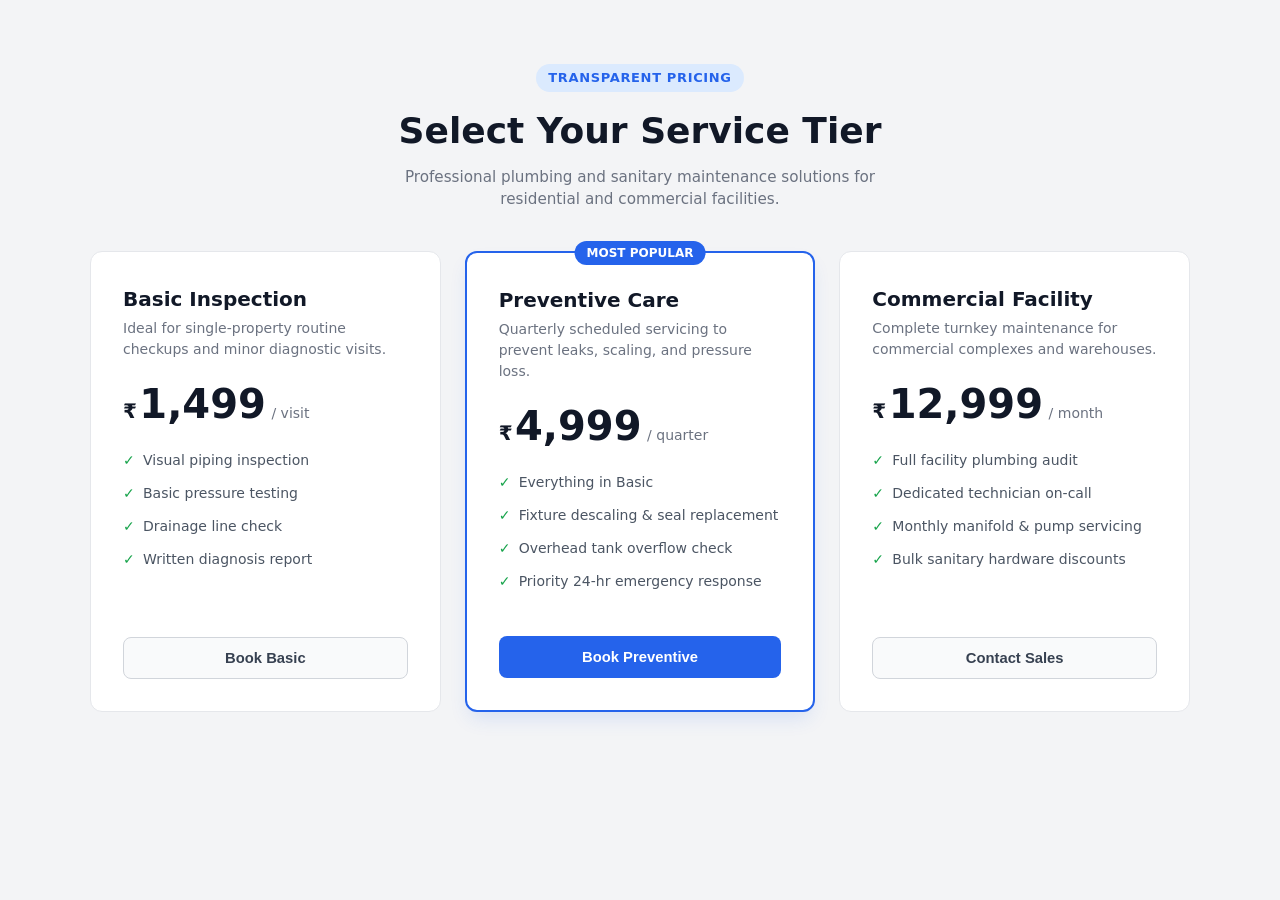
<file: p-card.html>
<!DOCTYPE html>
<html lang="en">
<head>
  <meta charset="UTF-8">
  <meta name="viewport" content="width=device-width, initial-scale=1.0">
  <title>Service Pricing Plans</title>
  <link rel="stylesheet" href="p-style.css">
</head>
<body>

  <main class="pricing-container">
    <header class="pricing-header">
      <span class="badge">Transparent Pricing</span>
      <h1>Select Your Service Tier</h1>
      <p>Professional plumbing and sanitary maintenance solutions for residential and commercial facilities.</p>
    </header>

    <section class="pricing-grid">
      <!-- Tier 1: Basic -->
      <article class="card">
        <div class="card-header">
          <h2>Basic Inspection</h2>
          <p class="description">Ideal for single-property routine checkups and minor diagnostic visits.</p>
          <div class="price">
            <span class="currency">₹</span>
            <span class="amount">1,499</span>
            <span class="period">/ visit</span>
          </div>
        </div>
        <ul class="features-list">
          <li>Visual piping inspection</li>
          <li>Basic pressure testing</li>
          <li>Drainage line check</li>
          <li>Written diagnosis report</li>
        </ul>
        <button class="btn btn-secondary" type="button">Book Basic</button>
      </article>

      <!-- Tier 2: Standard (Featured) -->
      <article class="card card-featured">
        <div class="featured-tag">Most Popular</div>
        <div class="card-header">
          <h2>Preventive Care</h2>
          <p class="description">Quarterly scheduled servicing to prevent leaks, scaling, and pressure loss.</p>
          <div class="price">
            <span class="currency">₹</span>
            <span class="amount">4,999</span>
            <span class="period">/ quarter</span>
          </div>
        </div>
        <ul class="features-list">
          <li>Everything in Basic</li>
          <li>Fixture descaling & seal replacement</li>
          <li>Overhead tank overflow check</li>
          <li>Priority 24-hr emergency response</li>
        </ul>
        <button class="btn btn-primary" type="button">Book Preventive</button>
      </article>

      <!-- Tier 3: Commercial / Enterprise -->
      <article class="card">
        <div class="card-header">
          <h2>Commercial Facility</h2>
          <p class="description">Complete turnkey maintenance for commercial complexes and warehouses.</p>
          <div class="price">
            <span class="currency">₹</span>
            <span class="amount">12,999</span>
            <span class="period">/ month</span>
          </div>
        </div>
        <ul class="features-list">
          <li>Full facility plumbing audit</li>
          <li>Dedicated technician on-call</li>
          <li>Monthly manifold & pump servicing</li>
          <li>Bulk sanitary hardware discounts</li>
        </ul>
        <button class="btn btn-secondary" type="button">Contact Sales</button>
      </article>
    </section>
  </main>

</body>
</html>
</file>
<file: p-style.css>
/* ==========================================================================
   1. CSS Reset & Base Setup
   ========================================================================== */
*, *::before, *::after {
  box-sizing: border-box;
  margin: 0;
  padding: 0;
}

body {
  font-family: system-ui, -apple-system, BlinkMacSystemFont, "Segoe UI", Roboto, sans-serif;
  line-height: 1.5;
  color: #1f2937;
  background-color: #f3f4f6;
  padding: 2.5rem 1rem;
}

/* ==========================================================================
   2. Page Container & Header (Mobile-First)
   ========================================================================== */
.pricing-container {
  max-width: 1100px;
  margin: 0 auto;
}

.pricing-header {
  text-align: center;
  margin-bottom: 2.5rem;
}

.pricing-header .badge {
  display: inline-block;
  font-size: 0.8125rem;
  font-weight: 600;
  text-transform: uppercase;
  letter-spacing: 0.05em;
  color: #2563eb;
  background-color: #dbeafe;
  padding: 0.25rem 0.75rem;
  border-radius: 9999px;
  margin-bottom: 0.75rem;
}

.pricing-header h1 {
  font-size: 1.875rem;
  font-weight: 800;
  color: #111827;
  margin-bottom: 0.5rem;
}

.pricing-header p {
  color: #6b7280;
  max-width: 550px;
  margin: 0 auto;
  font-size: 0.95rem;
}

/* ==========================================================================
   3. 2D Layout: CSS Grid (Auto-Responsive)
   ========================================================================== */
.pricing-grid {
  display: grid;
  /* 
     Mobile default: 1 column (< 620px).
     Tablet: automatically 2 columns (around 620px-900px).
     Desktop: automatically 3 columns (> 900px).
  */
  grid-template-columns: repeat(auto-fit, minmax(280px, 1fr));
  gap: 1.5rem;
  align-items: stretch; /* Ensures all cards match the height of the tallest card */
}

/* ==========================================================================
   4. 1D Alignment: Flexbox Inside the Card
   ========================================================================== */
.card {
  background: #ffffff;
  border-radius: 12px;
  border: 1px solid #e5e7eb;
  padding: 2rem;
  position: relative;
  
  /* Flexbox makes the card a 1D vertical column */
  display: flex;
  flex-direction: column;
  transition: transform 0.2s ease, box-shadow 0.2s ease;
}

.card:hover {
  transform: translateY(-4px);
  box-shadow: 0 12px 24px -10px rgba(0, 0, 0, 0.1);
}

/* Featured tier accent */
.card-featured {
  border: 2px solid #2563eb;
  box-shadow: 0 10px 20px -5px rgba(37, 99, 235, 0.15);
}

.featured-tag {
  position: absolute;
  top: -12px;
  left: 50%;
  transform: translateX(-50%);
  background-color: #2563eb;
  color: #ffffff;
  font-size: 0.75rem;
  font-weight: 700;
  text-transform: uppercase;
  padding: 0.2rem 0.75rem;
  border-radius: 9999px;
}

.card-header h2 {
  font-size: 1.25rem;
  font-weight: 700;
  color: #111827;
  margin-bottom: 0.25rem;
}

.card-header .description {
  color: #6b7280;
  font-size: 0.875rem;
  min-height: 2.6em; /* Helps align prices across cards with varying description lengths */
}

.price {
  margin: 1.5rem 0;
  display: flex;
  align-items: baseline;
  color: #111827;
}

.price .currency {
  font-size: 1.25rem;
  font-weight: 600;
}

.price .amount {
  font-size: 2.5rem;
  font-weight: 800;
  line-height: 1;
  margin-left: 0.15rem;
}

.price .period {
  color: #6b7280;
  font-size: 0.875rem;
  margin-left: 0.35rem;
}

/* Feature checklist styling */
.features-list {
  list-style: none;
  margin-bottom: 2rem;
  /* 
     FLEX MAGIC: flex-grow: 1 expands this list to absorb any extra height,
     guaranteeing the button below is pinned to the bottom of every card.
  */
  flex-grow: 1;
}

.features-list li {
  font-size: 0.875rem;
  color: #4b5563;
  margin-bottom: 0.75rem;
  padding-left: 1.25rem;
  position: relative;
}

.features-list li::before {
  content: "✓";
  position: absolute;
  left: 0;
  color: #16a34a;
  font-weight: 700;
}

/* Buttons */
.btn {
  width: 100%;
  padding: 0.75rem 1rem;
  font-size: 0.925rem;
  font-weight: 600;
  border-radius: 8px;
  cursor: pointer;
  border: 1px solid transparent;
  transition: background-color 0.15s ease;
}

.btn-primary {
  background-color: #2563eb;
  color: #ffffff;
}

.btn-primary:hover {
  background-color: #1d4ed8;
}

.btn-secondary {
  background-color: #f9fafb;
  color: #374151;
  border-color: #d1d5db;
}

.btn-secondary:hover {
  background-color: #f3f4f6;
}

/* ==========================================================================
   5. Mobile-First Media Query Layer (Desktop scaling)
   ========================================================================== */
@media (min-width: 768px) {
  body {
    padding: 4rem 1.5rem;
  }

  .pricing-header h1 {
    font-size: 2.25rem;
  }
}
</file>
